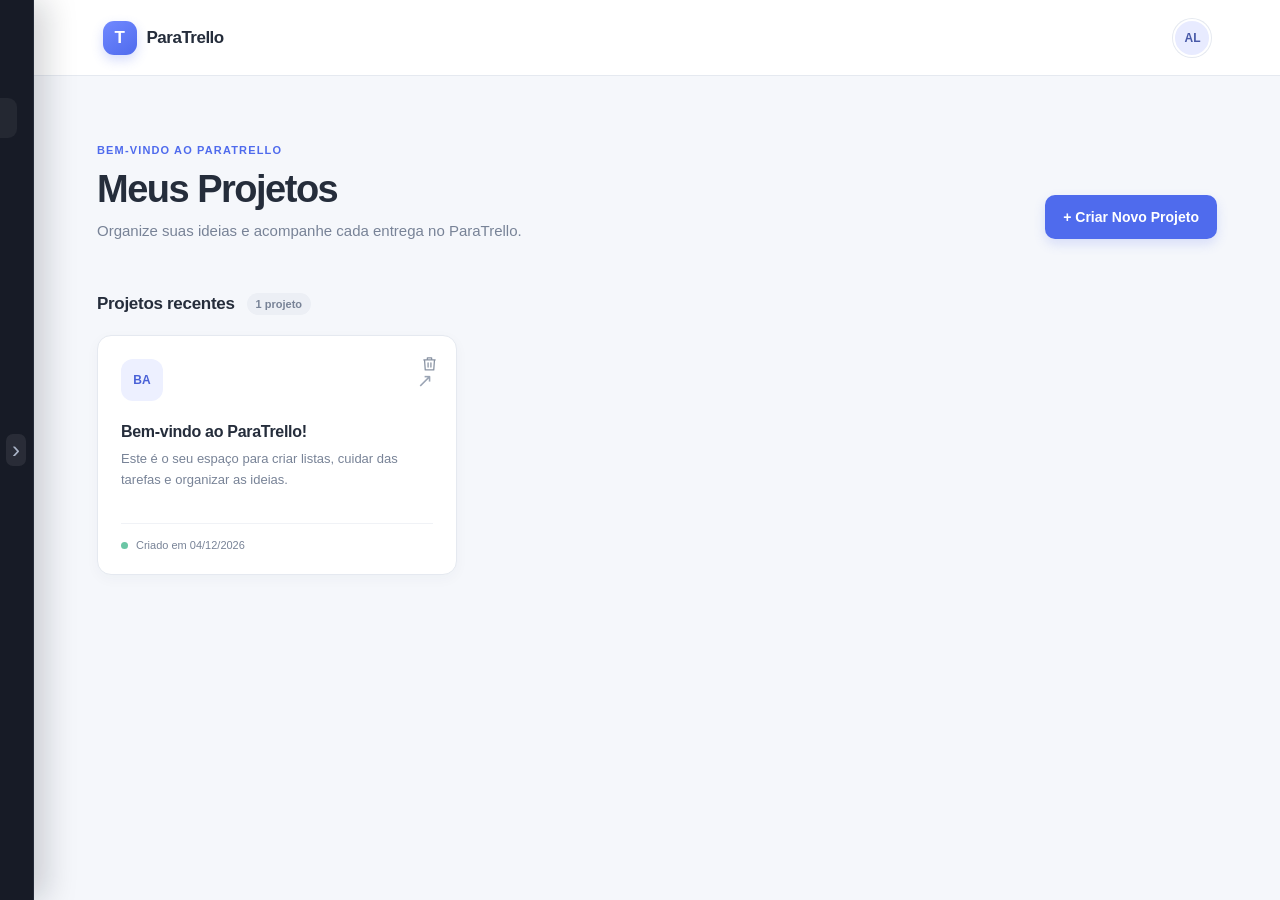
<file: index.html>
<!doctype html>
<html lang="pt-BR">
<head>
  <meta charset="utf-8">
  <meta name="viewport" content="width=device-width, initial-scale=1">
  <meta name="description" content="Organize seus projetos e acompanhe o progresso com o ParaTrello.">
  <title>ParaTrello | Meus Projetos</title>
  <link rel="stylesheet" href="css/style.css">
</head>
<body class="dashboard-page">
  <!-- Sidebar compartilhada -->
  <aside class="app-sidebar" aria-label="Navegação do ParaTrello">
    <span class="sidebar-toggle-hint" aria-hidden="true">›</span>
    <a class="sidebar-brand" href="index.html">
      <span class="brand-mark" aria-hidden="true">T</span>
      <span>ParaTrello</span>
    </a>
    <nav class="sidebar-navigation">
      <a class="sidebar-link sidebar-home-link" href="index.html">
        <span aria-hidden="true">⌂</span> Meus projetos
      </a>
      <h2 class="sidebar-section-title">Seus projetos</h2>
      <ul class="sidebar-project-list" aria-live="polite"></ul>
    </nav>
    <p class="sidebar-caption">Seu espaço de trabalho</p>
  </aside>

  <div class="dashboard-layout">
    <!-- Cabeçalho global -->
    <header class="app-header">
      <a class="brand" href="index.html" aria-label="ParaTrello — início">
        <span class="brand-mark" aria-hidden="true">T</span>
        <span>ParaTrello</span>
      </a>
      <div class="profile-avatar" role="img" aria-label="Perfil de Ana Lima">AL</div>
    </header>

    <main class="dashboard-main">
      <!-- Apresentação e ação principal -->
      <section class="dashboard-hero" aria-labelledby="page-title">
        <div>
          <p class="eyebrow">BEM-VINDO AO PARATRELLO</p>
          <h1 id="page-title">Meus Projetos</h1>
          <p class="hero-description">Organize suas ideias e acompanhe cada entrega no ParaTrello.</p>
        </div>
        <button class="button button-primary" id="create-project-button" type="button">+ Criar Novo Projeto</button>
      </section>

      <!-- Grade de projetos -->
      <section class="projects-section" aria-labelledby="projects-title">
        <div class="section-heading">
          <h2 id="projects-title">Projetos recentes</h2>
          <span class="project-count" aria-live="polite">0 projetos</span>
        </div>

        <div class="project-grid" aria-live="polite"></div>
      </section>
    </main>
  </div>
  <script src="js/app.js" defer></script>
  <script src="js/index.js" defer></script>
</body>
</html>
</file>
<file: css/style.css>
/* Design system */
:root {
  color-scheme: light;
  --color-primary: #4f6bed;
  --color-primary-dark: #3d56cf;
  --color-secondary: #64748b;
  --color-background: #f5f7fb;
  --color-surface: #ffffff;
  --color-board: #edf1f7;
  --color-text: #252d3b;
  --color-muted: #788397;
  --color-border: #e5e9f0;
  --color-shadow: 32, 48, 77;
  --radius-sm: 10px;
  --radius-md: 14px;
  --radius-lg: 18px;
  --font-sans: Inter, "Segoe UI", Roboto, Helvetica, Arial, sans-serif;
}

/* Base and shared controls */
* {
  box-sizing: border-box;
}

html {
  min-width: 320px;
  min-height: 100%;
}

body {
  min-height: 100vh;
  margin: 0;
  color: var(--color-text);
  background: var(--color-background);
  font-family: var(--font-sans);
  -webkit-font-smoothing: antialiased;
}

.dashboard-page,
.board-page {
  --sidebar-rail-width: 34px;
}

.dashboard-page {
  display: grid;
  min-height: 100vh;
  grid-template-columns: var(--sidebar-rail-width) minmax(0, 1fr);
}

.dashboard-layout {
  display: flex;
  min-width: 0;
  flex-direction: column;
  grid-column: 2;
}

.app-sidebar {
  position: fixed;
  z-index: 5;
  inset: 0 auto 0 0;
  display: flex;
  width: 260px;
  height: 100vh;
  flex-direction: column;
  padding: 24px 16px 18px;
  color: #e7eaf1;
  background: #171b26;
  border-right: 1px solid #252b38;
  box-shadow: 12px 0 30px rgba(13, 18, 30, 0.18);
  transform: translateX(calc(-100% + var(--sidebar-rail-width)));
  transition: transform 0.25s ease;
}

.app-sidebar:hover,
.app-sidebar:focus-within {
  transform: translateX(0);
}

.sidebar-toggle-hint {
  position: absolute;
  top: 50%;
  right: 7px;
  display: grid;
  width: 20px;
  height: 32px;
  place-items: center;
  color: #aab4c7;
  background: rgba(255, 255, 255, 0.08);
  border-radius: 7px;
  font-size: 24px;
  line-height: 1;
  pointer-events: none;
  transform: translateY(-50%);
  transition: transform 0.25s ease, color 0.2s ease, background 0.2s ease;
}

.app-sidebar:hover .sidebar-toggle-hint,
.app-sidebar:focus-within .sidebar-toggle-hint {
  color: #ffffff;
  background: rgba(255, 255, 255, 0.14);
  transform: translateY(-50%) rotate(180deg);
}

.sidebar-brand {
  display: flex;
  align-items: center;
  gap: 11px;
  padding: 0 8px;
  color: #f5f6fa;
  font-size: 16px;
  font-weight: 750;
  letter-spacing: -0.3px;
}

.sidebar-navigation {
  display: flex;
  min-height: 0;
  flex-direction: column;
  gap: 8px;
  margin-top: 40px;
}

.sidebar-link {
  display: block;
  overflow: hidden;
  padding: 10px 11px;
  color: #aab2c2;
  border-radius: 9px;
  font-size: 13px;
  text-overflow: ellipsis;
  white-space: nowrap;
}

.sidebar-link:hover,
.sidebar-link.is-active {
  color: #ffffff;
  background: #292f3e;
}

.sidebar-home-link {
  color: #e3e7f0;
  background: rgba(255, 255, 255, 0.055);
}

.sidebar-home-link span {
  display: inline-block;
  width: 22px;
  color: #9cafff;
  font-size: 17px;
  vertical-align: -1px;
}

.sidebar-section-title {
  margin: 25px 10px 3px;
  color: #7f899b;
  font-size: 10px;
  font-weight: 750;
  letter-spacing: 1px;
  text-transform: uppercase;
}

.sidebar-project-list {
  display: flex;
  min-height: 0;
  flex-direction: column;
  gap: 3px;
  overflow-y: auto;
  margin: 0;
  padding: 0;
  list-style: none;
}

.sidebar-project-list .sidebar-link {
  padding-left: 12px;
}

.sidebar-caption {
  margin: auto 10px 0;
  color: #747e90;
  font-size: 10px;
}

button,
a {
  font: inherit;
  transition: all 0.2s ease;
}

button {
  color: inherit;
}

a {
  color: inherit;
  text-decoration: none;
}

button:focus-visible,
a:focus-visible {
  outline: 3px solid rgba(79, 107, 237, 0.4);
  outline-offset: 3px;
}

.app-header,
.board-header {
  display: flex;
  align-items: center;
  min-height: 76px;
  padding: 0 5.5%;
  background: var(--color-surface);
  border-bottom: 1px solid var(--color-border);
}

.app-header {
  justify-content: space-between;
}

.brand {
  display: inline-flex;
  align-items: center;
  gap: 10px;
  color: var(--color-text);
  font-size: 17px;
  font-weight: 750;
  letter-spacing: -0.5px;
}

.brand-light {
  color: var(--color-secondary);
  font-weight: 500;
}

.brand-mark {
  display: grid;
  width: 34px;
  height: 34px;
  place-items: center;
  color: white;
  background: linear-gradient(145deg, #7189ff, #4f6bed);
  border-radius: 11px;
  box-shadow: 0 5px 12px rgba(79, 107, 237, 0.24);
  font-size: 17px;
  font-weight: 800;
}

.profile-avatar {
  display: grid;
  width: 38px;
  height: 38px;
  flex: 0 0 auto;
  place-items: center;
  color: #4859a8;
  background: #e8ebff;
  border: 2px solid white;
  border-radius: 50%;
  box-shadow: 0 0 0 1px var(--color-border);
  font-size: 12px;
  font-weight: 750;
}

.button {
  display: inline-flex;
  min-height: 44px;
  align-items: center;
  justify-content: center;
  padding: 0 17px;
  border: 1px solid transparent;
  border-radius: var(--radius-sm);
  cursor: pointer;
  font-size: 14px;
  font-weight: 650;
}

.button-primary {
  color: white;
  background: var(--color-primary);
  box-shadow: 0 5px 12px rgba(79, 107, 237, 0.18);
}

.button-primary:hover {
  background: var(--color-primary-dark);
  box-shadow: 0 8px 18px rgba(79, 107, 237, 0.26);
  transform: translateY(-2px);
}

.button-secondary {
  color: #566174;
  background: white;
  border-color: var(--color-border);
}

.button-secondary:hover {
  color: var(--color-primary);
  border-color: #cbd4ff;
  box-shadow: 0 4px 12px rgba(var(--color-shadow), 0.07);
}

/* Dashboard content and project grid */
.dashboard-main {
  width: min(1120px, calc(100% - 64px));
  margin: 0 auto;
  padding: 68px 0 80px;
}

.dashboard-hero {
  display: flex;
  align-items: flex-end;
  justify-content: space-between;
  gap: 24px;
  margin-bottom: 54px;
}

.eyebrow {
  margin: 0 0 12px;
  color: var(--color-primary);
  font-size: 11px;
  font-weight: 750;
  letter-spacing: 1.15px;
}

.dashboard-hero h1 {
  margin: 0;
  font-size: clamp(30px, 4vw, 38px);
  letter-spacing: -1.5px;
}

.hero-description {
  margin: 11px 0 0;
  color: var(--color-muted);
  font-size: 15px;
}

.section-heading {
  display: flex;
  align-items: center;
  gap: 12px;
  margin-bottom: 20px;
}

.section-heading h2 {
  margin: 0;
  font-size: 17px;
  letter-spacing: -0.3px;
}

.project-count {
  padding: 5px 9px;
  color: var(--color-muted);
  background: #eceff5;
  border-radius: 20px;
  font-size: 11px;
  font-weight: 650;
}

.empty-projects {
  grid-column: 1 / -1;
  margin: 0;
  padding: 28px;
  color: var(--color-muted);
  background: rgba(255, 255, 255, 0.72);
  border: 1px dashed var(--color-border);
  border-radius: var(--radius-md);
  text-align: center;
  font-size: 14px;
}

.project-grid {
  display: grid;
  grid-template-columns: repeat(3, minmax(0, 1fr));
  gap: 20px;
}

.project-card {
  position: relative;
  display: flex;
  min-height: 238px;
  flex-direction: column;
  overflow: hidden;
  background: var(--color-surface);
  border: 1px solid var(--color-border);
  border-radius: var(--radius-md);
  box-shadow: 0 4px 14px rgba(var(--color-shadow), 0.035);
}

.project-card:hover {
  border-color: #d3daf7;
  box-shadow: 0 14px 30px rgba(var(--color-shadow), 0.1);
  cursor: pointer;
  transform: translateY(-4px);
}

.project-card-link {
  display: flex;
  min-height: inherit;
  flex: 1;
  flex-direction: column;
  padding: 23px;
}

.delete-project-button {
  position: absolute;
  z-index: 1;
  top: 10px;
  right: 10px;
  display: grid;
  width: 34px;
  height: 34px;
  place-items: center;
  color: #8993a3;
  background: transparent;
  border: 0;
  border-radius: 9px;
  cursor: pointer;
  transition: all 0.2s ease;
}

.delete-project-button svg {
  width: 17px;
  height: 17px;
}

.delete-project-button:hover {
  color: #ff6b72;
  background: rgba(224, 63, 76, 0.12);
}

.delete-project-button:focus-visible {
  outline: 3px solid rgba(224, 63, 76, 0.35);
  outline-offset: 2px;
}

.project-card-top {
  display: flex;
  align-items: center;
  justify-content: space-between;
  margin-bottom: 22px;
}

.project-icon {
  display: grid;
  width: 42px;
  height: 42px;
  place-items: center;
  border-radius: 12px;
  font-size: 12px;
  font-weight: 750;
}

.project-icon-blue {
  color: #4961d7;
  background: #edf0ff;
}

.project-icon-violet {
  color: #8457c9;
  background: #f3edff;
}

.project-icon-teal {
  color: #218c87;
  background: #e8f8f6;
}

.project-arrow {
  color: #9aa4b4;
  font-size: 19px;
}

.project-card h3 {
  margin: 0 0 8px;
  font-size: 16px;
  letter-spacing: -0.3px;
}

.project-card-link > p {
  margin: 0 0 20px;
  color: var(--color-muted);
  font-size: 13px;
  line-height: 1.6;
}

.project-card-footer {
  display: flex;
  align-items: center;
  gap: 8px;
  margin-top: auto;
  padding-top: 15px;
  color: var(--color-muted);
  border-top: 1px solid #f0f2f6;
  font-size: 11px;
}

.status-dot {
  width: 7px;
  height: 7px;
  background: #6bc6a5;
  border-radius: 50%;
}

/* Cabeçalho do projeto e área rolável das listas */
.board-page {
  display: grid;
  height: 100vh;
  min-height: 460px;
  grid-template-columns: var(--sidebar-rail-width) minmax(0, 1fr);
  grid-template-rows: 72px minmax(0, 1fr);
  overflow: hidden;
}

.board-page .app-sidebar {
  grid-row: 1 / -1;
}

.board-header {
  position: relative;
  z-index: 1;
  display: grid;
  min-height: 72px;
  grid-template-columns: 1fr auto 1fr;
  gap: 20px;
  padding: 0 30px;
  box-shadow: 0 2px 8px rgba(var(--color-shadow), 0.035);
  grid-column: 2;
  grid-row: 1;
}

.back-button {
  justify-self: start;
  min-height: 38px;
  padding: 0 12px;
  font-size: 13px;
}

.board-brand {
  display: none;
}

.board-title {
  overflow: hidden;
  margin: 0;
  font-size: 16px;
  font-weight: 700;
  letter-spacing: -0.35px;
  text-overflow: ellipsis;
  white-space: nowrap;
}

.board-header .profile-avatar {
  justify-self: end;
}

.board-canvas {
  min-height: 0;
  flex: 1;
  overflow-x: auto;
  overflow-y: hidden;
  background-color: var(--color-board);
  background-image: radial-gradient(#dce2ec 0.75px, transparent 0.75px);
  background-position: 4px 4px;
  background-size: 20px 20px;
  grid-column: 2;
  grid-row: 2;
}

.board-columns {
  display: flex;
  width: max-content;
  min-width: 100%;
  height: 100%;
  min-height: 0;
  align-items: stretch;
  gap: 16px;
  padding: 28px 30px;
}

.board-column {
  display: flex;
  width: 300px;
  height: 100%;
  max-height: 100%;
  flex: 0 0 300px;
  flex-direction: column;
  min-height: 0;
  padding: 15px 13px 10px;
  background: rgba(247, 249, 252, 0.94);
  border: 1px solid rgba(224, 230, 239, 0.9);
  border-radius: var(--radius-md);
  box-shadow: 0 4px 12px rgba(var(--color-shadow), 0.045);
}

.column-header,
.column-heading {
  display: flex;
  align-items: center;
}

.column-header {
  flex: 0 0 auto;
  justify-content: space-between;
  padding: 0 2px 13px;
}

.column-heading {
  min-width: 0;
  gap: 9px;
}

.column-heading h2 {
  overflow: hidden;
  margin: 0;
  font-size: 13px;
  font-weight: 720;
  text-overflow: ellipsis;
  white-space: nowrap;
}

.column-title[contenteditable="true"] {
  min-width: 24px;
  border-radius: 3px;
}

.column-title[contenteditable="true"]:focus {
  outline: 2px solid rgba(79, 107, 237, 0.3);
  outline-offset: 3px;
}

.column-indicator {
  width: 8px;
  height: 8px;
  flex: 0 0 auto;
  border-radius: 50%;
}

.column-color-picker {
  position: relative;
  display: block;
  width: 16px;
  height: 16px;
  flex: 0 0 auto;
  cursor: pointer;
}

.list-color-input {
  position: absolute;
  z-index: 1;
  inset: -4px;
  width: 24px;
  height: 24px;
  padding: 0;
  opacity: 0;
  cursor: pointer;
}

.column-color-picker .column-indicator {
  position: absolute;
  inset: 4px;
  width: 8px;
  height: 8px;
  border-radius: 50%;
}

.indicator-blue { background: #6682f1; }
.indicator-amber { background: #eab354; }
.indicator-violet { background: #a279dd; }
.indicator-green { background: #55b991; }

.task-count {
  display: grid;
  min-width: 21px;
  height: 21px;
  padding: 0 5px;
  place-items: center;
  color: #788397;
  background: #e9edf4;
  border-radius: 7px;
  font-size: 10px;
  font-weight: 700;
}

.icon-button {
  display: grid;
  width: 28px;
  height: 28px;
  place-items: center;
  color: #8590a1;
  background: transparent;
  border: 0;
  border-radius: 7px;
  cursor: pointer;
  font-size: 19px;
  font-weight: 700;
  line-height: 1;
}

.icon-button:hover {
  color: var(--color-text);
  background: #e9edf4;
}

.card-stack {
  display: flex;
  flex: 1 1 0;
  flex-direction: column;
  gap: 10px;
  overflow-y: auto;
  min-height: 0;
  overscroll-behavior: contain;
  padding: 1px 2px 8px;
  scrollbar-color: rgba(57, 67, 83, 0.58) transparent;
  scrollbar-width: thin;
}

.card-stack::-webkit-scrollbar {
  width: 6px;
}

.card-stack::-webkit-scrollbar-track {
  background: transparent;
}

.card-stack::-webkit-scrollbar-thumb {
  background: rgba(57, 67, 83, 0.58);
  border: 1px solid transparent;
  border-radius: 999px;
  background-clip: padding-box;
}

.card-stack::-webkit-scrollbar-thumb:hover {
  background: rgba(57, 67, 83, 0.78);
  background-clip: padding-box;
}

.task-card {
  position: relative;
  padding: 14px 14px 12px;
  background: var(--color-surface);
  border: 1px solid #e8ebf1;
  border-radius: 11px;
  box-shadow: 0 3px 8px rgba(var(--color-shadow), 0.055);
  transition: all 0.2s ease;
}

.task-tags {
  display: flex;
  min-height: 25px;
  flex-wrap: wrap;
  align-items: center;
  gap: 5px;
  margin: 0 28px 8px 0;
}

.task-tag-item {
  display: inline-flex;
  align-items: center;
  gap: 2px;
  max-width: 100%;
}

.task-tag {
  display: inline-block;
  max-width: 160px;
  overflow: hidden;
  padding: 4px 7px;
  border-radius: 5px;
  font-size: 9px;
  font-weight: 700;
  line-height: 1.25;
  text-overflow: ellipsis;
  white-space: nowrap;
}

.task-tag:empty::before {
  content: attr(data-placeholder);
}

.task-tag[contenteditable="true"]:focus {
  outline: 2px solid rgba(255, 255, 255, 0.45);
  outline-offset: 1px;
}

.tag-color-picker {
  position: relative;
  display: inline-grid;
  width: 14px;
  height: 14px;
  flex: 0 0 auto;
  place-items: center;
  color: #788397;
  cursor: pointer;
}

.tag-color-picker::before {
  content: "◉";
  font-size: 11px;
}

.tag-color-input {
  position: absolute;
  inset: -3px;
  width: 20px;
  height: 20px;
  padding: 0;
  opacity: 0;
  cursor: pointer;
}

.add-tag-button {
  display: inline-grid;
  width: 21px;
  height: 21px;
  place-items: center;
  color: #788397;
  background: transparent;
  border: 1px dashed #cbd2de;
  border-radius: 6px;
  cursor: pointer;
  font-size: 14px;
  line-height: 1;
}

.add-tag-button:hover {
  color: var(--color-primary);
  background: rgba(79, 107, 237, 0.08);
  border-color: #9eafff;
}

.task-card[draggable="true"] {
  cursor: grab;
}

.task-card.dragging {
  opacity: 0.55;
  cursor: grabbing;
}

.board-column.drag-over {
  background: rgba(232, 237, 248, 0.98);
  border: 1px dashed #8297ee;
}

.task-card > .delete-card-button {
  position: absolute;
  top: 8px;
  right: 8px;
}

.task-title[contenteditable="true"],
.task-description[contenteditable="true"] {
  border-radius: 3px;
}

.task-title[contenteditable="true"]:focus,
.task-description[contenteditable="true"]:focus {
  outline: 2px solid rgba(79, 107, 237, 0.3);
  outline-offset: 2px;
}

.task-title:empty::before {
  color: #a0a9b7;
  content: attr(data-placeholder);
  pointer-events: none;
}

.task-description:empty::before {
  color: #a0a9b7;
  content: attr(data-placeholder);
  pointer-events: none;
}

.task-card:hover {
  border-color: #d5dcf4;
  box-shadow: 0 8px 17px rgba(var(--color-shadow), 0.1);
  cursor: pointer;
  transform: translateY(-2px);
}

.task-label {
  display: inline-block;
  margin-bottom: 10px;
  padding: 5px 8px;
  border-radius: 5px;
  font-size: 9px;
  font-weight: 750;
  letter-spacing: 0.2px;
}

.label-red { color: #bd4d55; background: #fff0ef; }
.label-blue { color: #4965ca; background: #edf1ff; }
.label-amber { color: #a87620; background: #fff5df; }
.label-violet { color: #8056b9; background: #f4edff; }
.label-teal { color: #258781; background: #e7f7f5; }
.label-green { color: #27865f; background: #e9f8f0; }

.task-card h3 {
  margin: 0 0 7px;
  font-size: 13px;
  font-weight: 700;
  line-height: 1.45;
}

.task-card p {
  margin: 0;
  color: var(--color-muted);
  font-size: 11px;
  line-height: 1.55;
}

.task-meta {
  display: flex;
  align-items: center;
  gap: 7px;
  margin-top: 13px;
  color: #8791a0;
  font-size: 10px;
}

.task-avatar {
  display: grid;
  width: 23px;
  height: 23px;
  place-items: center;
  color: #4c5ea7;
  background: #e9edff;
  border-radius: 50%;
  font-size: 8px;
  font-weight: 750;
}

.avatar-violet {
  color: #7a56ab;
  background: #f0e9fb;
}

.avatar-teal {
  color: #247e7a;
  background: #e4f5f2;
}

.add-card-button {
  flex: 0 0 auto;
  margin-top: 6px;
  padding: 10px 8px;
  color: #768194;
  text-align: left;
  background: transparent;
  border: 0;
  border-radius: 7px;
  cursor: pointer;
  font-size: 12px;
}

.add-card-button:hover {
  color: var(--color-primary);
  background: rgba(79, 107, 237, 0.07);
}

.add-column-button {
  display: flex;
  width: 300px;
  min-height: 54px;
  flex: 0 0 300px;
  align-self: flex-start;
  align-items: center;
  justify-content: flex-start;
  padding: 0 17px;
  color: #68758a;
  background: rgba(255, 255, 255, 0.56);
  border: 1px dashed #c7d0de;
  border-radius: var(--radius-md);
  cursor: pointer;
  font-size: 13px;
  font-weight: 600;
}

.add-column-button:hover {
  color: var(--color-primary);
  background: rgba(255, 255, 255, 0.88);
  border-color: #9eafff;
  box-shadow: 0 6px 16px rgba(var(--color-shadow), 0.07);
}

/* Responsive layout */
@media (max-width: 760px) {
  .dashboard-page {
    grid-template-columns: var(--sidebar-rail-width) minmax(0, 1fr);
    grid-template-rows: 1fr;
  }

  .dashboard-layout {
    grid-column: 2;
    grid-row: 1;
  }

  .board-page {
    min-height: 0;
    grid-template-columns: var(--sidebar-rail-width) minmax(0, 1fr);
    grid-template-rows: 64px minmax(0, 1fr);
  }

  .board-header {
    grid-column: 2;
    grid-row: 1;
  }

  .board-canvas {
    grid-column: 2;
    grid-row: 2;
  }

  .dashboard-main {
    width: min(100% - 40px, 560px);
    padding-top: 46px;
  }

  .project-grid {
    grid-template-columns: repeat(2, minmax(0, 1fr));
  }

  .board-header {
    grid-template-columns: auto minmax(0, 1fr) auto;
    gap: 12px;
    padding: 0 16px;
  }

  .board-title {
    justify-self: center;
    max-width: 100%;
    font-size: 14px;
  }

  .board-columns {
    gap: 12px;
    padding: 20px 16px;
  }
}

@media (max-width: 520px) {
  .app-header {
    min-height: 66px;
    padding: 0 20px;
  }

  .brand {
    gap: 8px;
    font-size: 15px;
  }

  .brand-mark {
    width: 31px;
    height: 31px;
  }

  .dashboard-main {
    width: calc(100% - 40px);
    padding-top: 38px;
  }

  .dashboard-hero {
    align-items: flex-start;
    flex-direction: column;
    gap: 22px;
    margin-bottom: 38px;
  }

  .dashboard-hero .button {
    width: 100%;
  }

  .project-grid {
    grid-template-columns: 1fr;
    gap: 13px;
  }

  .project-card {
    min-height: 215px;
  }

  .project-card-link {
    padding: 23px;
  }

  .board-header {
    min-height: 64px;
    gap: 8px;
    padding: 0 12px;
  }

  .back-button {
    min-height: 35px;
    padding: 0 9px;
    font-size: 12px;
  }

  .board-title {
    font-size: 12px;
  }

  .board-header .profile-avatar {
    width: 33px;
    height: 33px;
    font-size: 10px;
  }

  .board-column,
  .add-column-button {
    width: min(300px, calc(100vw - 42px));
    flex-basis: min(300px, calc(100vw - 42px));
  }
}
</file>
